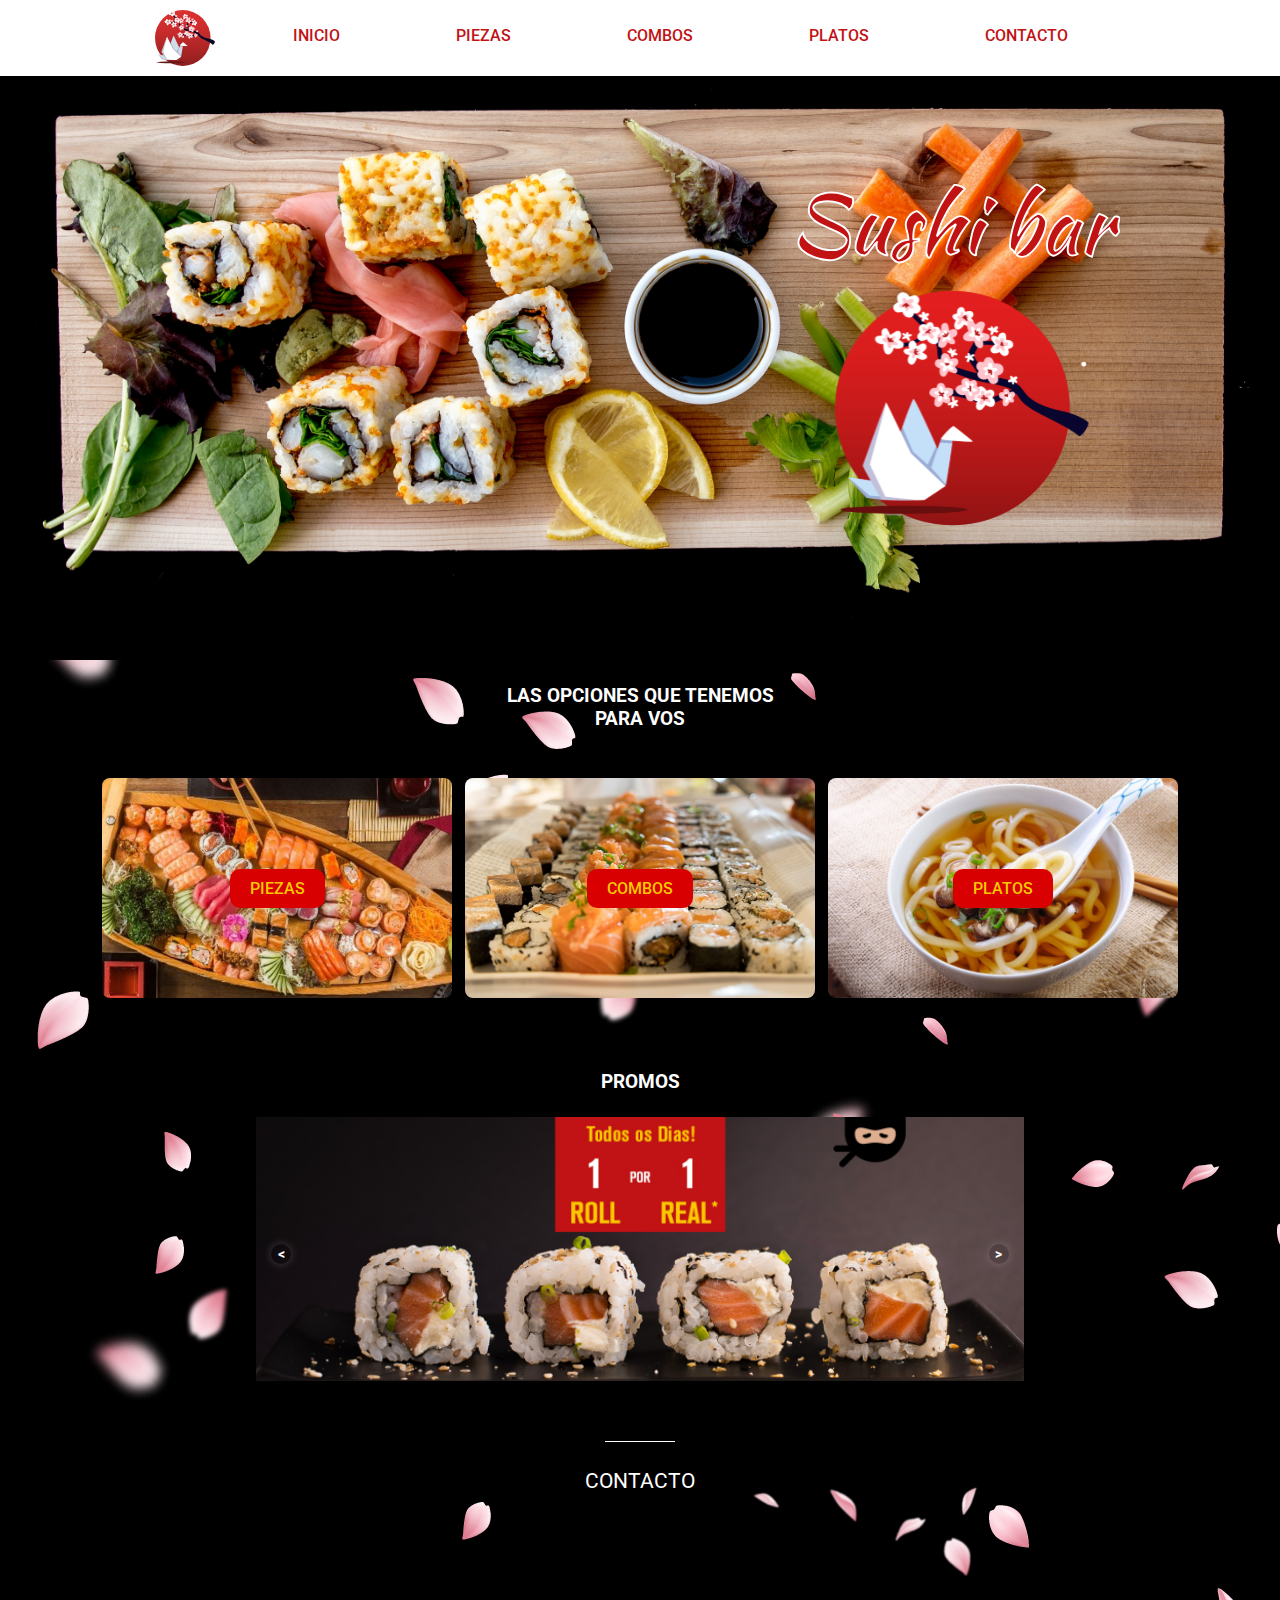
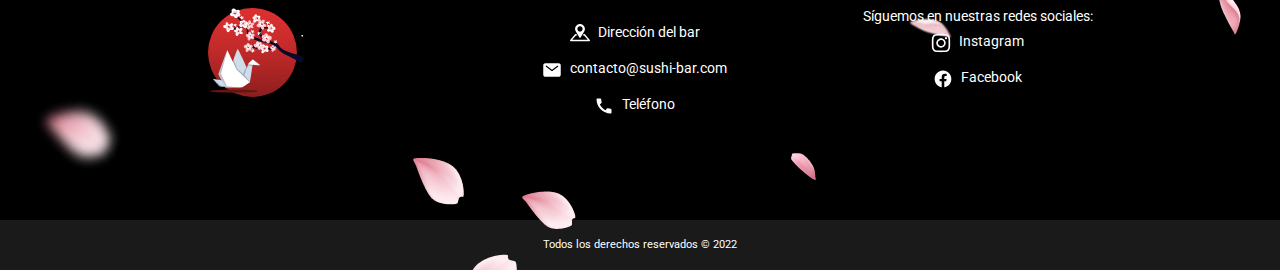
<file: sushi-bar/index.html>
<!DOCTYPE html>
<html lang="en">
<head>
    <meta charset="UTF-8">
    <meta http-equiv="X-UA-Compatible" content="IE=edge">
    <meta name="viewport" content="width=device-width, initial-scale=1.0">
    <title>Sushi Bar</title>
    <link rel="stylesheet" href="css/styles.css">
    <link rel="icon" type="image/x-icon" href="img/gruya.svg">
</head>
<body>
    <div class="container-img">
        <div class="bg-container">
            <div class="container">
                <div class="logo-header">
                    <img src="img/logo-s.svg" alt="">
                </div>
                <div class="container-nav">
                    <header id="btnMenu" class="nav-bar"><img src="img/hamburger.svg" alt="menu" ></header>
                    <nav class="main-nav">
                        <ul class="menu" id="menu">
                            <li class="menu__item"><a href="index.html" class="menu__link">Inicio</a></li>
                            <li class="menu__item"><a href="piezas.html" class="menu__link">Piezas</a></li>
                            <li class="menu__item"><a href="combos.html" class="menu__link">Combos</a></li>
                            <li class="menu__item"><a href="platos.html" class="menu__link">Platos</a></li>
                            <li class="menu__item"><a href="contacto.html" class="menu__link">Contacto</a></li>
                        </ul>
                    </nav>
                </div> 
            </div>
        </div>
        <div class="logo">
            <img src="img/logo.svg" alt="">
        </div> 
    </div>
    <main>
        <section class="variedades">
            <h2>Las opciones que tenemos para vos</h2>
            <div class="box-variedades">
                <div class="variedad">
                    <img src="img/sushi1.jpg" alt="Piezas de sushi">
                    <div class="box-link">
                        <a href="menu.html#piezas" class="btn-variedad">Piezas</a>
                    </div>
                </div>
                <div class="variedad">
                    <img src="img/tipos-de-sushi.jpg" alt="Combos de piezas de sushi">
                    <div class="box-link">
                        <a href="menu.html#combos" class="btn-variedad">Combos</a>
                    </div>
                </div>
                <div class="variedad">
                    <img src="img/plato.jpg" alt="Platos de comida japonesa">
                    <div class="box-link">
                        <a href="manu.html#platos" class="btn-variedad">Platos</a>
                    </div>
                </div>
            </div>  
        </section>
        <section class="promo">
            <h2>Promos</h2>
            <div class="container-carrousel">
                    <div class="back btn">
                        &#60
                    </div>
                    <div class="go btn">
                        &#62
                    </div>
                    <img src="img/banners1.jpg" alt="Promo Un roll un real" id="image">
            </div>
        </section>
    </main>
    <footer>
        <div class="line"></div>
        <h2 class="contact">Contacto</h2>
        <div class="container-footer">
            <section class="logo-footer">
                <img src="img/logo-s.svg" alt="Logo Sushi Bar">
            </section>
            <section class="address">
                <div class="point">
                    <img src="img/point.svg" alt="Dirección">
                    <p>Dirección del bar</p>
                </div>
                <div class="point">
                    <img src="img/mail-b.svg" alt="Email Sushi Bar">
                    <p>contacto@sushi-bar.com</p>
                </div>
                <div class="point">
                    <img src="img/call.svg" alt="teéfono Sushi Bar">
                    <p>Teléfono</p>
                </div>
            </section>
            <section class="rrss">
                <p>Síguemos en nuestras redes sociales:</p>
                <div class="point">
                    <img src="img/instagram.svg" alt="Instagram Burger">
                    <p>Instagram</p>
                </div>
                <div class="point">
                    <img src="img/facebook.svg" alt="Facebook Burger">
                    <p>Facebook</p>
                </div>
            </section>
        </div>
        <div class="footer-der">
            <p>Todos los derechos reservados &copy 2022 </p>
        </div>
            </div>
        </section>
    </footer>

<script src="script-menu.js"></script>  
<script src="script-carrousel.js"></script>
</body>
</html>
</file>
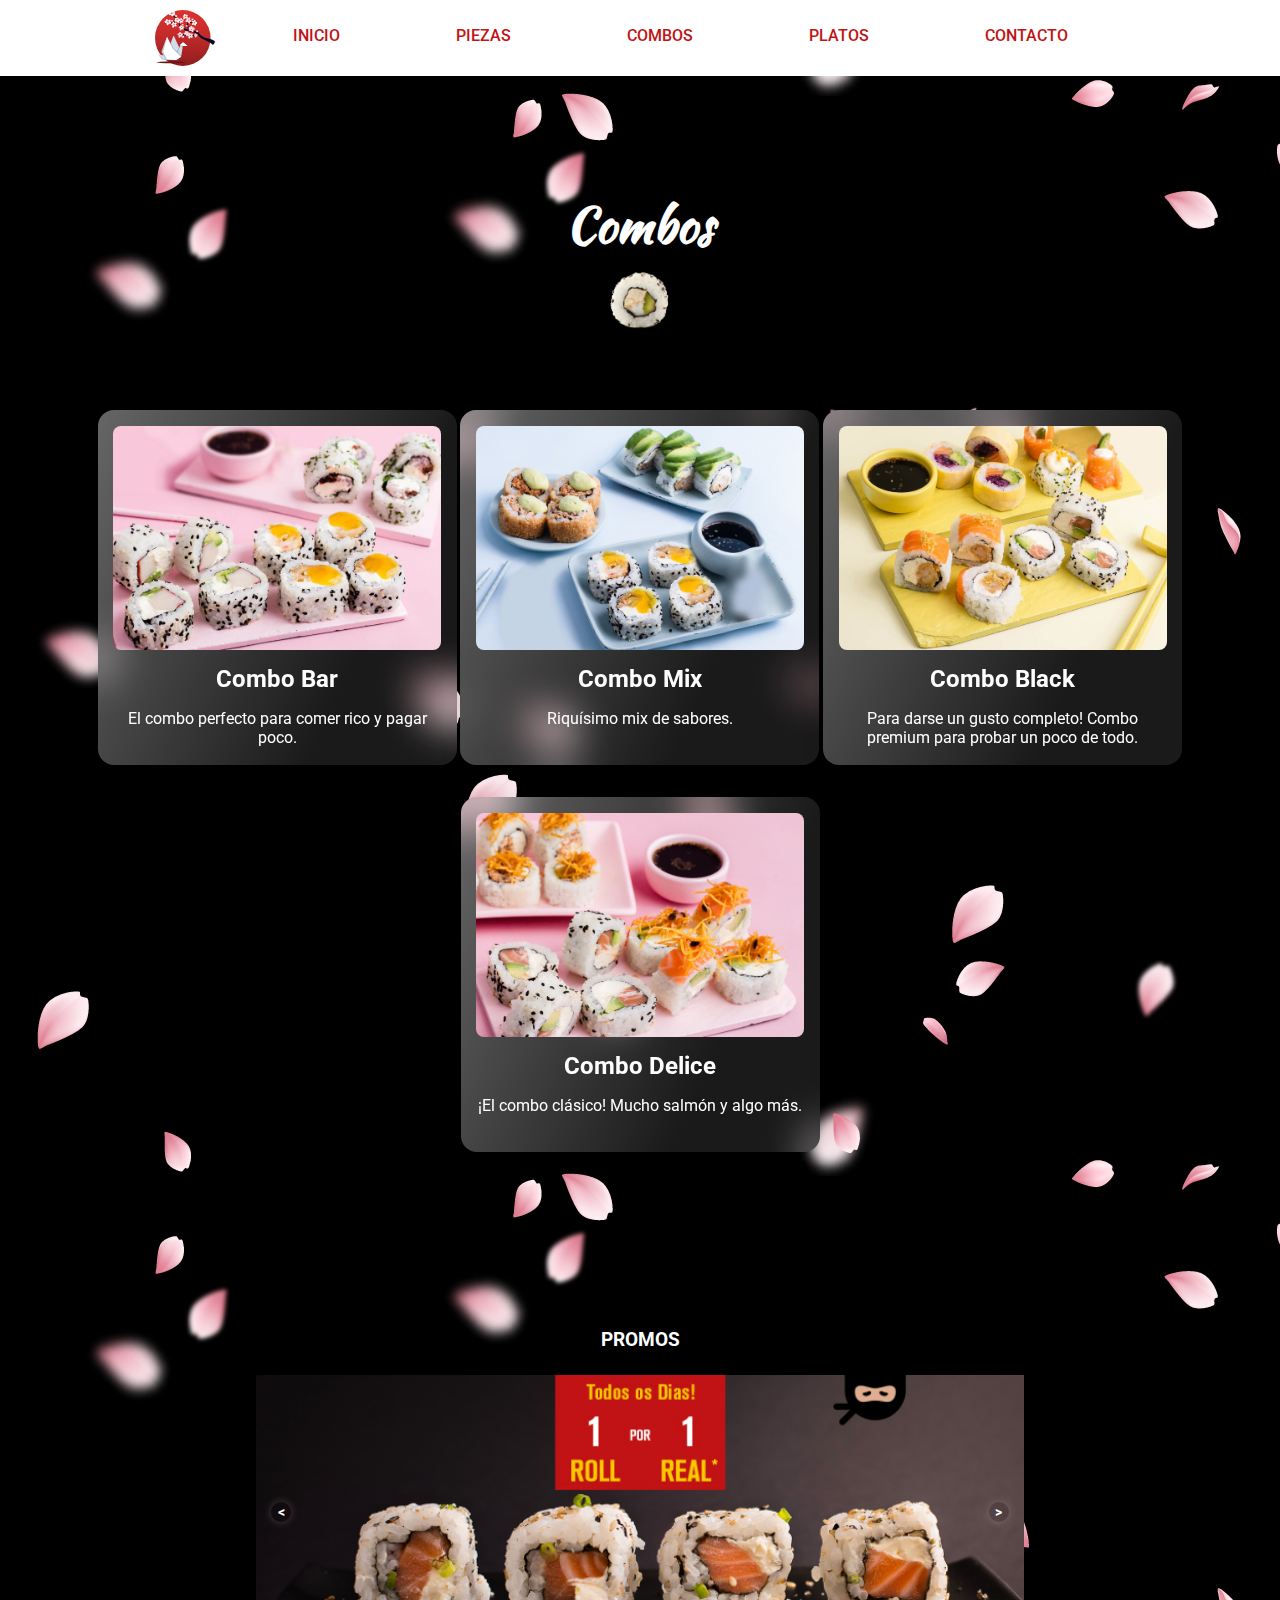
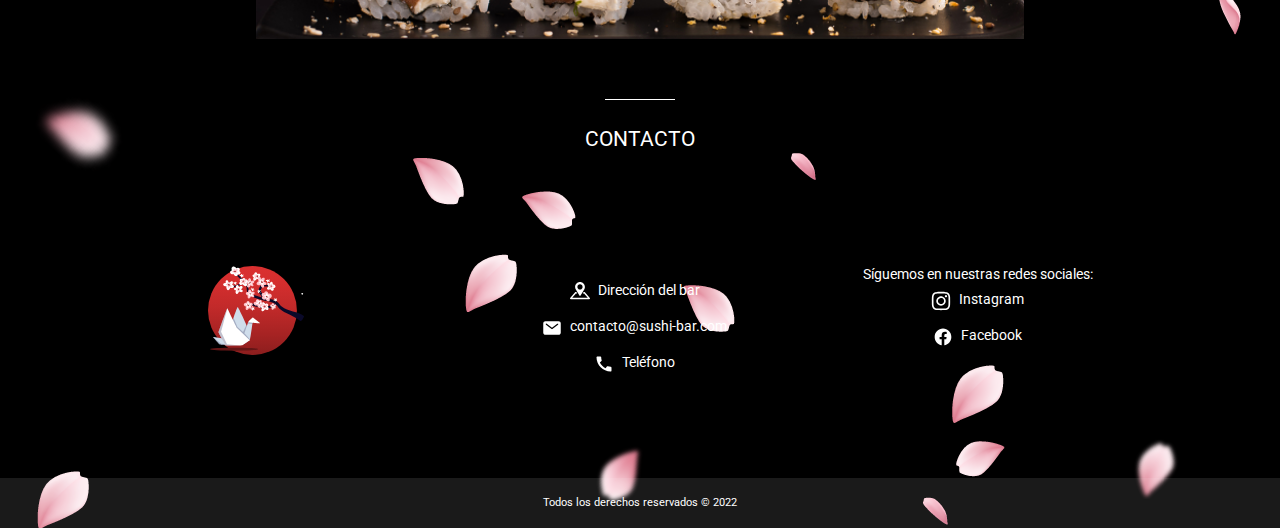
<file: sushi-bar/combos.html>
<!DOCTYPE html>
<html lang="en">
<head>
    <meta charset="UTF-8">
    <meta http-equiv="X-UA-Compatible" content="IE=edge">
    <meta name="viewport" content="width=device-width, initial-scale=1.0">
    <title>Combos - Sushi Bar</title>
    <link rel="stylesheet" href="css/styles.css">
    <link rel="icon" type="image/x-icon" href="img/gruya.svg">
</head>
<body>
    <div class="container-img cip">
        <div class="bg-container">
            <div class="container">
                <div class="logo-header logo-p">
                    <img src="img/logo-s.svg" alt="">
                </div>
                <div class="container-nav">
                    <header id="btnMenu" class="nav-bar"><img src="img/hamburger.svg" alt="menu" ></header>
                    <nav class="main-nav">
                        <ul class="menu" id="menu">
                            <li class="menu__item"><a href="index.html" class="menu__link">Inicio</a></li>
                            <li class="menu__item"><a href="piezas.html" class="menu__link">Piezas</a></li>
                            <li class="menu__item"><a href="combos.html" class="menu__link">Combos</a></li>
                            <li class="menu__item"><a href="platos.html" class="menu__link">Platos</a></li>
                            <li class="menu__item"><a href="contacto.html" class="menu__link">Contacto</a></li>
                        </ul>
                    </nav>
                </div> 
            </div>
        </div>
    </div>
    <main>
       <h1>Combos</h1>
       <div class="img-piezas">
           <img src="img/pieza.png" alt="Pieza de sushi">
       </div>
       <div class="container-rolls">
           <div class="box-roll box-combo">
               <div class="box-img-roll">
                   <img src="img/combo-1.jpg" alt="">
               </div>
               <div class="desc-roll">
                   <h2>Combo Bar</h2>
                   <p>El combo perfecto para comer rico y pagar poco.</p>
               </div>
           </div>
           <div class="box-roll box-combo">
                <div class="box-img-roll">
                    <img src="img/combo-2.jpg" alt="">
                </div>
                <div class="desc-roll">
                    <h2>Combo Mix</h2>
                    <p>Riquísimo mix de sabores.</p>
                </div>
            </div>
            <div class="box-roll box-combo">
                <div class="box-img-roll">
                    <img src="img/combo-3.jpg" alt="">
                </div>
                <div class="desc-roll">
                    <h2>Combo Black</h2>
                    <p>Para darse un gusto completo! Combo premium para probar un poco de todo.</p>
                </div>
            </div>
            <div class="box-roll box-combo">
                <div class="box-img-roll">
                    <img src="img/combo-4.jpg" alt="">
                </div>
                <div class="desc-roll">
                    <h2>Combo Delice</h2>
                    <p>¡El combo clásico! Mucho salmón y algo más.</p>
                </div>
            </div>
       </div>
        <section class="promo">
            <h2>Promos</h2>
            <div class="container-carrousel">
                    <div class="back btn">
                        &#60
                    </div>
                    <div class="go btn">
                        &#62
                    </div>
                    <img src="img/banners1.jpg" alt="Promo Un roll un real" id="image">
            </div>
        </section>
    </main>
    <footer>
        <div class="line"></div>
        <h2 class="contact">Contacto</h2>
        <div class="container-footer">
            <section class="logo-footer">
                <img src="img/logo-s.svg" alt="Logo Sushi Bar">
            </section>
            <section class="address">
                <div class="point">
                    <img src="img/point.svg" alt="Dirección">
                    <p>Dirección del bar</p>
                </div>
                <div class="point">
                    <img src="img/mail-b.svg" alt="Email Sushi Bar">
                    <p>contacto@sushi-bar.com</p>
                </div>
                <div class="point">
                    <img src="img/call.svg" alt="teéfono Sushi Bar">
                    <p>Teléfono</p>
                </div>
            </section>
            <section class="rrss">
                <p>Síguemos en nuestras redes sociales:</p>
                <div class="point">
                    <img src="img/instagram.svg" alt="Instagram Burger">
                    <p>Instagram</p>
                </div>
                <div class="point">
                    <img src="img/facebook.svg" alt="Facebook Burger">
                    <p>Facebook</p>
                </div>
            </section>
        </div>
        <div class="footer-der">
            <p>Todos los derechos reservados &copy 2022 </p>
        </div>
            </div>
        </section>
    </footer>

<script src="script-menu.js"></script>  
<script src="script-carrousel.js"></script>
</body>
</html>
</file>
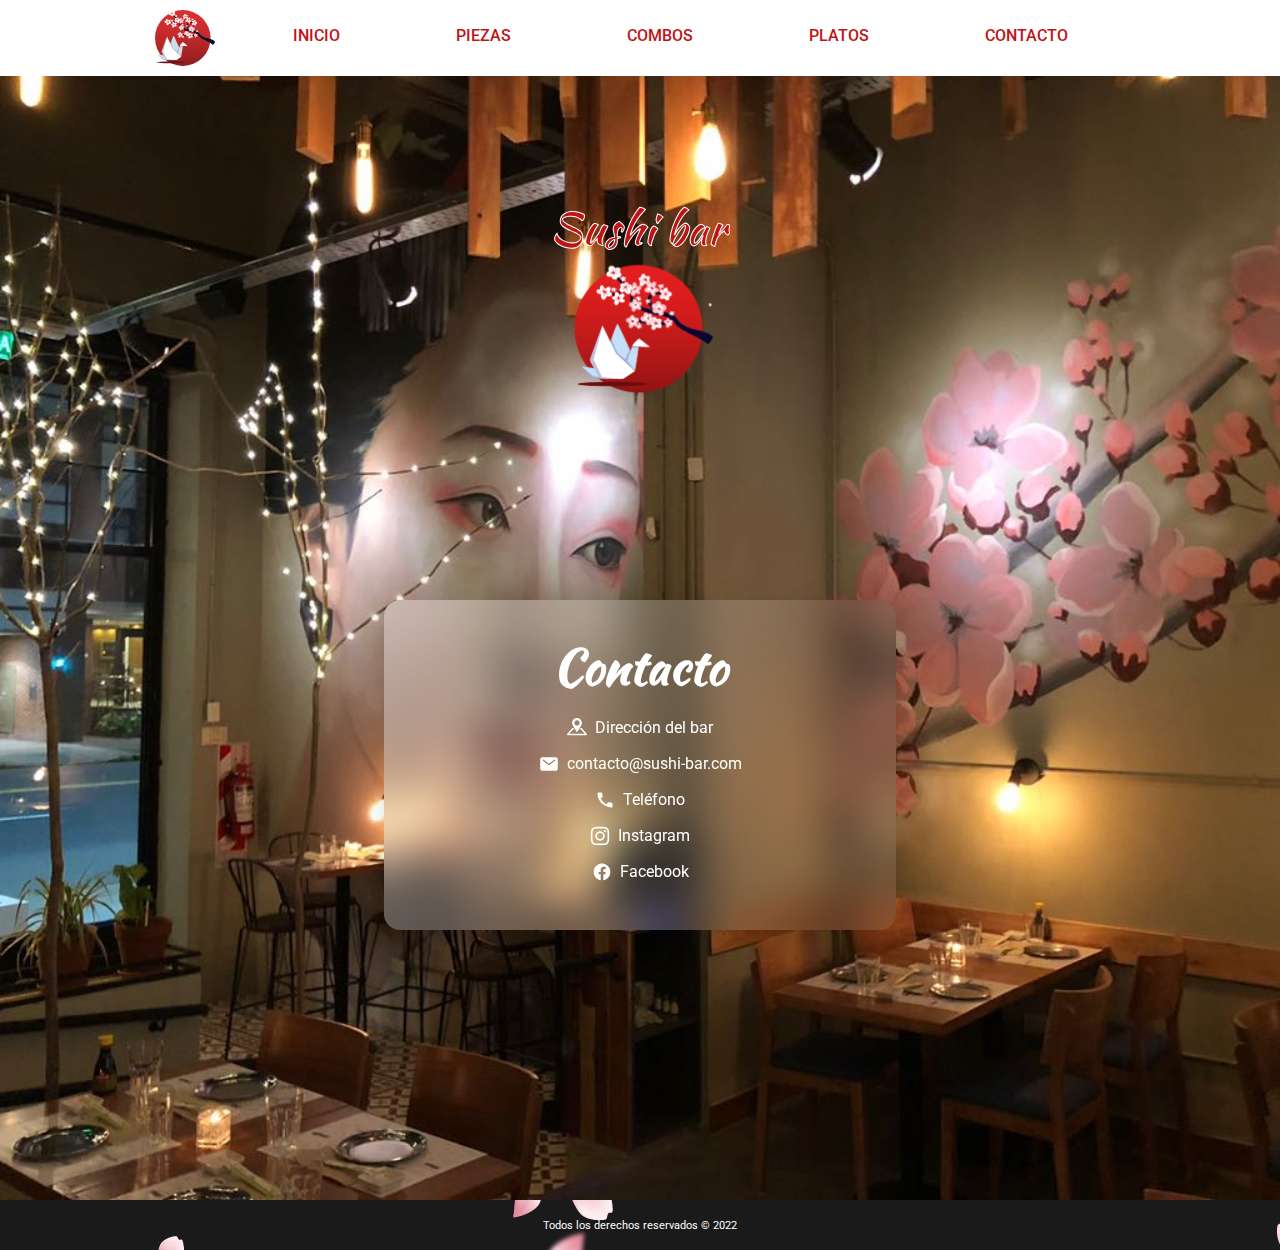
<file: sushi-bar/contacto.html>
<!DOCTYPE html>
<html lang="en">
<head>
    <meta charset="UTF-8">
    <meta http-equiv="X-UA-Compatible" content="IE=edge">
    <meta name="viewport" content="width=device-width, initial-scale=1.0">
    <title>Contacto - Sushi Bar</title>
    <link rel="stylesheet" href="css/styles.css">
    <link rel="icon" type="image/x-icon" href="img/gruya.svg">
</head>
<body>
    <div class="container-img container-img-c">
        <div class="bg-container">
            <div class="container">
                <div class="logo-header">
                    <img src="img/logo-s.svg" alt="">
                </div>
                <div class="container-nav">
                    <header id="btnMenu" class="nav-bar"><img src="img/hamburger.svg" alt="menu" ></header>
                    <nav class="main-nav">
                        <ul class="menu" id="menu">
                            <li class="menu__item"><a href="index.html" class="menu__link">Inicio</a></li>
                            <li class="menu__item"><a href="piezas.html" class="menu__link">Piezas</a></li>
                            <li class="menu__item"><a href="combos.html" class="menu__link">Combos</a></li>
                            <li class="menu__item"><a href="platos.html" class="menu__link">Platos</a></li>
                            <li class="menu__item"><a href="contacto.html" class="menu__link">Contacto</a></li>
                        </ul>
                    </nav>
                </div> 
            </div>
        </div>
        <div class="logo logo-c">
            <img src="img/logo.svg" alt="">
        </div>
        <main>
            <div class="contact-container">
                <div class="box-contact">
                    <h1 class="title-c">Contacto</h1>
                    <section class="address">
                        <div class="point">
                            <img src="img/point.svg" alt="Dirección">
                            <p>Dirección del bar</p>
                        </div>
                        <div class="point">
                            <img src="img/mail-b.svg" alt="Email Sushi Bar">
                            <p>contacto@sushi-bar.com</p>
                        </div>
                        <div class="point">
                            <img src="img/call.svg" alt="teéfono Sushi Bar">
                            <p>Teléfono</p>
                        </div>
                        <div class="point">
                            <img src="img/instagram.svg" alt="Instagram Burger">
                            <p>Instagram</p>
                        </div>
                        <div class="point">
                            <img src="img/facebook.svg" alt="Facebook Burger">
                            <p>Facebook</p>
                        </div>
                    </section>
                </div>
            </div>
        </main> 
    </div>
    
    <footer class="footer-c">
        <div class="footer-der">
            <p>Todos los derechos reservados &copy 2022 </p>
        </div>
            </div>
        </section>
    </footer>

<script src="script-menu.js"></script>  
</body>
</html>
</file>
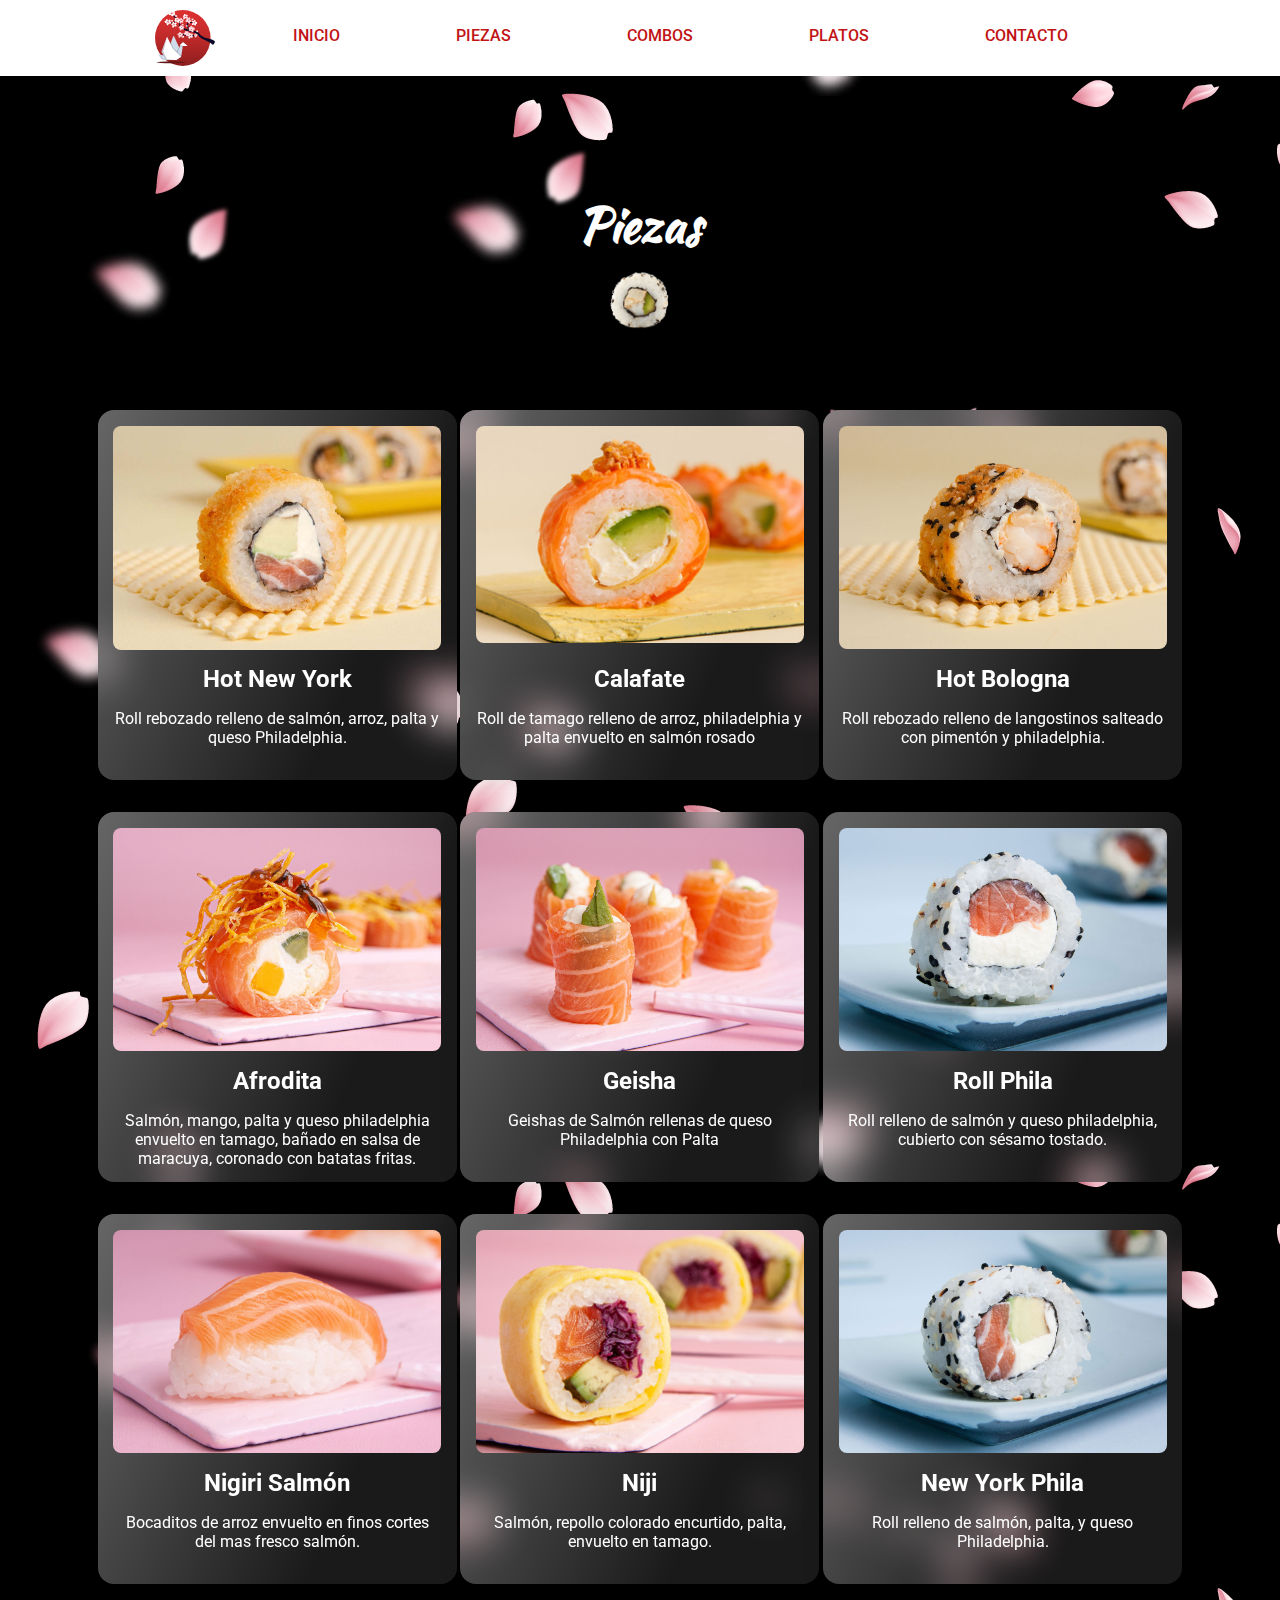
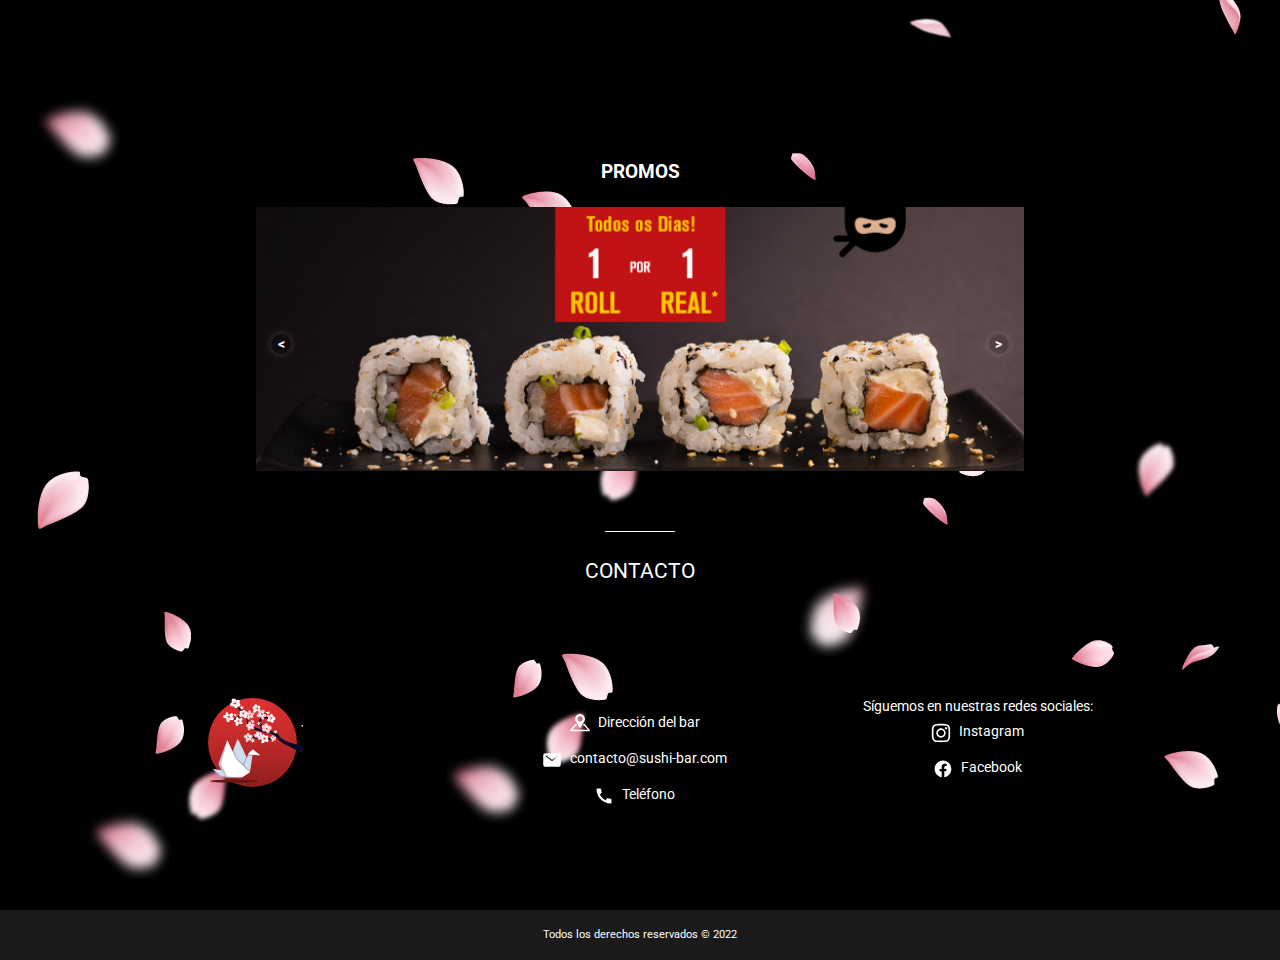
<file: sushi-bar/piezas.html>
<!DOCTYPE html>
<html lang="en">
<head>
    <meta charset="UTF-8">
    <meta http-equiv="X-UA-Compatible" content="IE=edge">
    <meta name="viewport" content="width=device-width, initial-scale=1.0">
    <title>Piezas - Sushi Bar</title>
    <link rel="stylesheet" href="css/styles.css">
    <link rel="icon" type="image/x-icon" href="img/gruya.svg">
</head>
<body>
    <div class="container-img cip">
        <div class="bg-container">
            <div class="container">
                <div class="logo-header logo-p">
                    <img src="img/logo-s.svg" alt="">
                </div>
                <div class="container-nav">
                    <header id="btnMenu" class="nav-bar"><img src="img/hamburger.svg" alt="menu" ></header>
                    <nav class="main-nav">
                        <ul class="menu" id="menu">
                            <li class="menu__item"><a href="index.html" class="menu__link">Inicio</a></li>
                            <li class="menu__item"><a href="piezas.html" class="menu__link">Piezas</a></li>
                            <li class="menu__item"><a href="combos.html" class="menu__link">Combos</a></li>
                            <li class="menu__item"><a href="platos.html" class="menu__link">Platos</a></li>
                            <li class="menu__item"><a href="contacto.html" class="menu__link">Contacto</a></li>
                        </ul>
                    </nav>
                </div> 
            </div>
        </div>
    </div>
    <main>
       <h1>Piezas</h1>
       <div class="img-piezas">
           <img src="img/pieza.png" alt="Pieza de sushi">
       </div>
       <div class="container-rolls">
           <div class="box-roll">
               <div class="box-img-roll">
                   <img src="img/hot-ny.jpg" alt="">
               </div>
               <div class="desc-roll">
                   <h2>Hot New York</h2>
                   <p>Roll rebozado relleno de salmón, arroz, palta y queso Philadelphia.</p>
               </div>
           </div>
           <div class="box-roll">
                <div class="box-img-roll">
                    <img src="img/calafate.jpg" alt="">
                </div>
                <div class="desc-roll">
                    <h2>Calafate</h2>
                    <p>Roll de tamago relleno de arroz, philadelphia y palta envuelto en salmón rosado </p>
                </div>
            </div>
            <div class="box-roll">
                <div class="box-img-roll">
                    <img src="img/hot-bologna.jpg" alt="">
                </div>
                <div class="desc-roll">
                    <h2>Hot Bologna</h2>
                    <p>Roll rebozado relleno de langostinos salteado con pimentón y philadelphia.</p>
                </div>
            </div>
            <div class="box-roll">
                <div class="box-img-roll">
                    <img src="img/afrodita.jpg" alt="">
                </div>
                <div class="desc-roll">
                    <h2>Afrodita</h2>
                    <p>Salmón, mango, palta y queso philadelphia envuelto en tamago, bañado en salsa de maracuya, coronado con batatas fritas.</p>
                </div>
            </div>
            <div class="box-roll">
                <div class="box-img-roll">
                    <img src="img/geisha.jpg" alt="">
                </div>
                <div class="desc-roll">
                    <h2>Geisha</h2>
                    <p>Geishas de Salmón rellenas de queso Philadelphia con Palta</p>
                </div>
            </div>
            <div class="box-roll">
                <div class="box-img-roll">
                    <img src="img/phila.jpg" alt="">
                </div>
                <div class="desc-roll">
                    <h2>Roll Phila</h2>
                    <p>Roll relleno de salmón y queso philadelphia, cubierto con sésamo tostado.</p>
                </div>
            </div>
            <div class="box-roll">
                <div class="box-img-roll">
                    <img src="img/nigiri.jpg" alt="">
                </div>
                <div class="desc-roll">
                    <h2>Nigiri Salmón</h2>
                    <p>Bocaditos de arroz envuelto en finos cortes del mas fresco salmón.</p>
                </div>
            </div>
            <div class="box-roll">
                <div class="box-img-roll">
                    <img src="img/niji.jpg" alt="">
                </div>
                <div class="desc-roll">
                    <h2>Niji</h2>
                    <p>Salmón, repollo colorado encurtido, palta, envuelto en tamago.</p>
                </div>
            </div>
            <div class="box-roll">
                <div class="box-img-roll">
                    <img src="img/ny.jpg" alt="">
                </div>
                <div class="desc-roll">
                    <h2>New York Phila</h2>
                    <p>Roll relleno de salmón, palta, y queso Philadelphia.</p>
                </div>
            </div>
       </div>
        <section class="promo">
            <h2>Promos</h2>
            <div class="container-carrousel">
                    <div class="back btn">
                        &#60
                    </div>
                    <div class="go btn">
                        &#62
                    </div>
                    <img src="img/banners1.jpg" alt="Promo Un roll un real" id="image">
            </div>
        </section>
    </main>
    <footer>
        <div class="line"></div>
        <h2 class="contact">Contacto</h2>
        <div class="container-footer">
            <section class="logo-footer">
                <img src="img/logo-s.svg" alt="Logo Sushi Bar">
            </section>
            <section class="address">
                <div class="point">
                    <img src="img/point.svg" alt="Dirección">
                    <p>Dirección del bar</p>
                </div>
                <div class="point">
                    <img src="img/mail-b.svg" alt="Email Sushi Bar">
                    <p>contacto@sushi-bar.com</p>
                </div>
                <div class="point">
                    <img src="img/call.svg" alt="teéfono Sushi Bar">
                    <p>Teléfono</p>
                </div>
            </section>
            <section class="rrss">
                <p>Síguemos en nuestras redes sociales:</p>
                <div class="point">
                    <img src="img/instagram.svg" alt="Instagram Burger">
                    <p>Instagram</p>
                </div>
                <div class="point">
                    <img src="img/facebook.svg" alt="Facebook Burger">
                    <p>Facebook</p>
                </div>
            </section>
        </div>
        <div class="footer-der">
            <p>Todos los derechos reservados &copy 2022 </p>
        </div>
            </div>
        </section>
    </footer>

<script src="script-menu.js"></script>  
<script src="script-carrousel.js"></script>
</body>
</html>
</file>
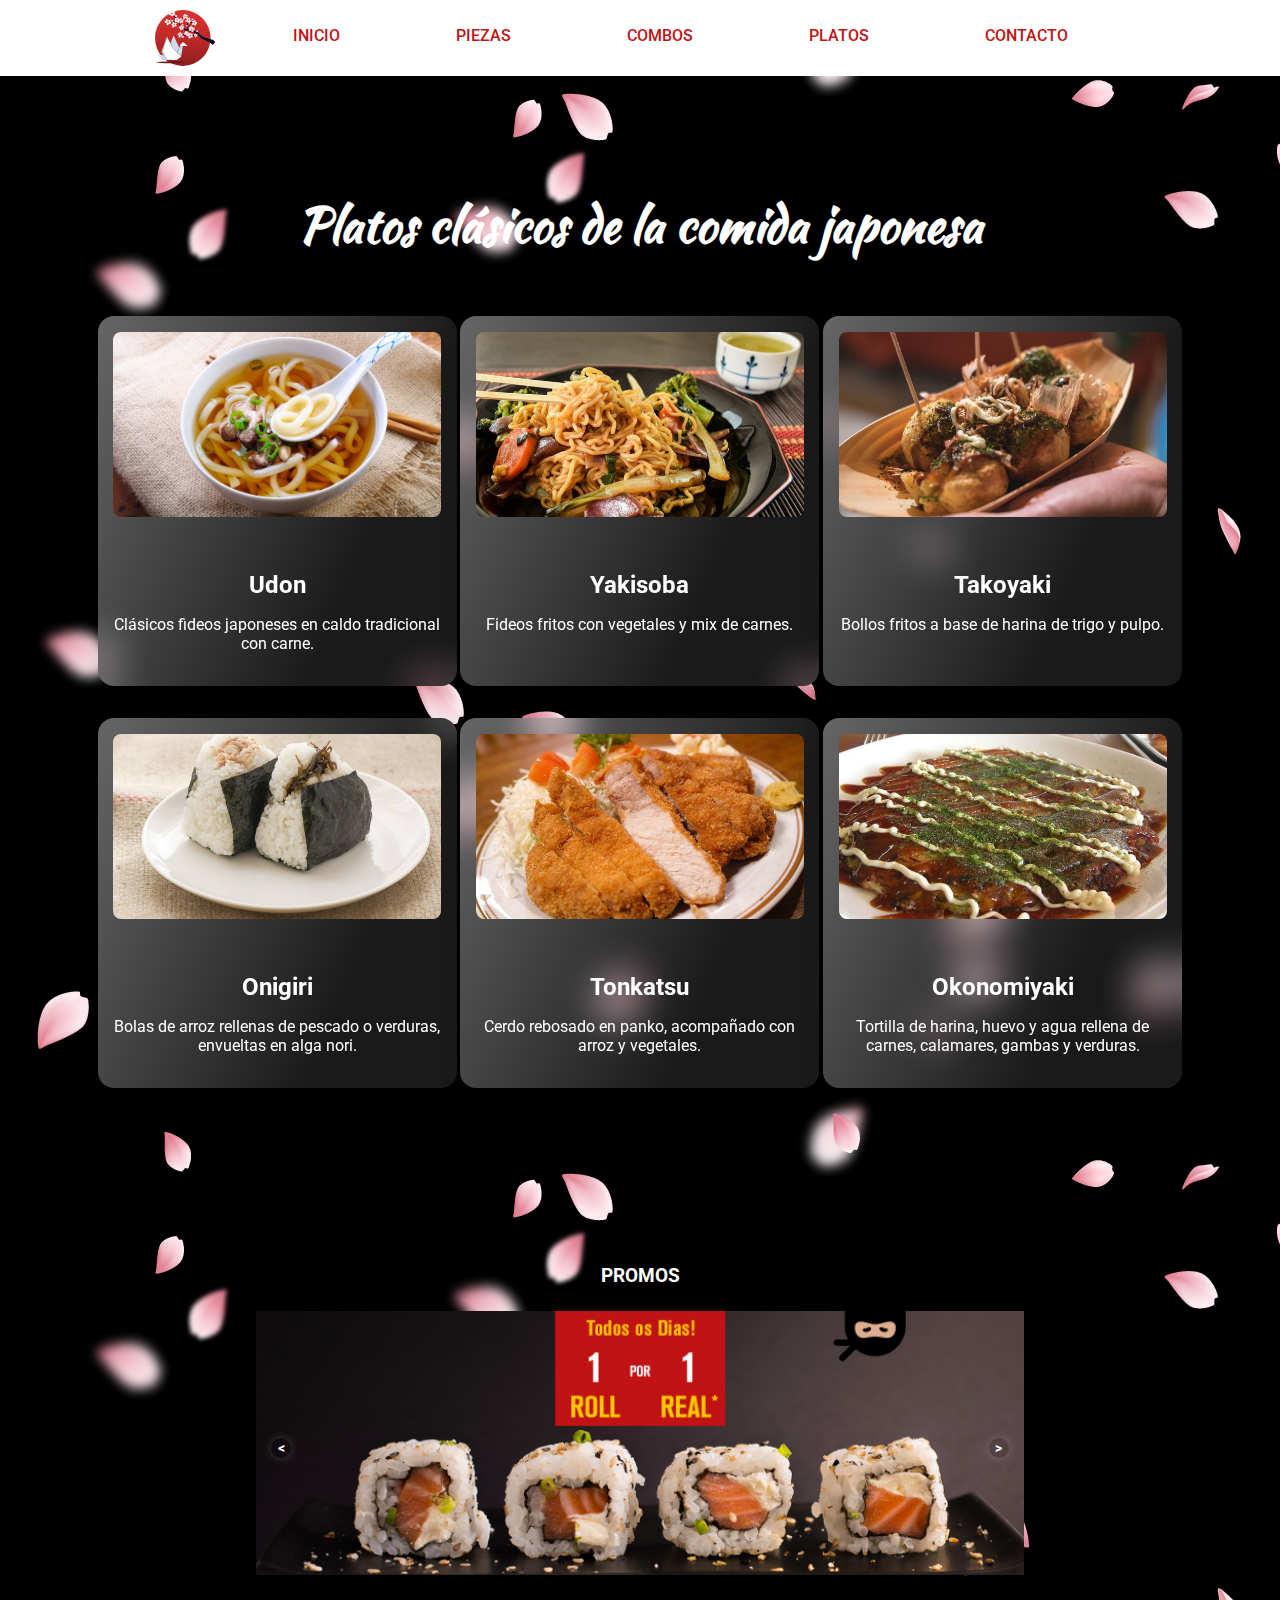
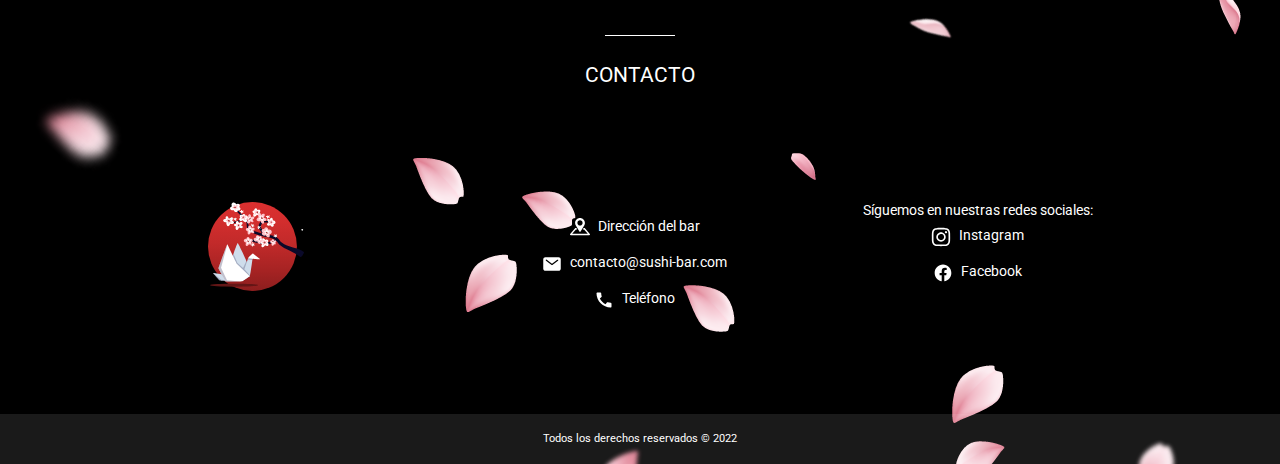
<file: sushi-bar/platos.html>
<!DOCTYPE html>
<html lang="en">
<head>
    <meta charset="UTF-8">
    <meta http-equiv="X-UA-Compatible" content="IE=edge">
    <meta name="viewport" content="width=device-width, initial-scale=1.0">
    <title>Piezas - Sushi Bar</title>
    <link rel="stylesheet" href="css/styles.css">
    <link rel="icon" type="image/x-icon" href="img/gruya.svg">
</head>
<body>
    <div class="container-img cip">
        <div class="bg-container">
            <div class="container">
                <div class="logo-header logo-p">
                    <img src="img/logo-s.svg" alt="">
                </div>
                <div class="container-nav">
                    <header id="btnMenu" class="nav-bar"><img src="img/hamburger.svg" alt="menu" ></header>
                    <nav class="main-nav">
                        <ul class="menu" id="menu">
                            <li class="menu__item"><a href="index.html" class="menu__link">Inicio</a></li>
                            <li class="menu__item"><a href="piezas.html" class="menu__link">Piezas</a></li>
                            <li class="menu__item"><a href="combos.html" class="menu__link">Combos</a></li>
                            <li class="menu__item"><a href="platos.html" class="menu__link">Platos</a></li>
                            <li class="menu__item"><a href="contacto.html" class="menu__link">Contacto</a></li>
                        </ul>
                    </nav>
                </div> 
            </div>
        </div>
    </div>
    <main>
        <h1 class="p-h1">Platos clásicos de la comida japonesa</h1>
        <div class="container-rolls">
            <div class="box-roll">
               <div class="box-img-roll">
                   <img src="img/plato.jpg" alt="">
               </div>
               <div class="desc-roll">
                   <h2>Udon</h2>
                   <p>Clásicos fideos japoneses en caldo tradicional con carne.</p>
               </div>
           </div>
           <div class="box-roll">
                <div class="box-img-roll">
                    <img src="img/plato1.jpg" alt="">
                </div>
                <div class="desc-roll">
                    <h2>Yakisoba</h2>
                    <p>Fideos fritos con vegetales y mix de carnes.</p>
                </div>
            </div>
            <div class="box-roll">
                <div class="box-img-roll">
                    <img src="img/plato2.jpg" alt="">
                </div>
                <div class="desc-roll">
                    <h2>Takoyaki</h2>
                    <p>Bollos fritos a base de harina de trigo y pulpo.</p>
                </div>
            </div>
            <div class="box-roll">
                <div class="box-img-roll">
                    <img src="img/plato3.jpg" alt="">
                </div>
                <div class="desc-roll">
                    <h2>Onigiri</h2>
                    <p>Bolas de arroz rellenas de pescado o verduras, envueltas en alga nori.</p>
                </div>
            </div>
            <div class="box-roll">
                <div class="box-img-roll">
                    <img src="img/plato4.jpg" alt="">
                </div>
                <div class="desc-roll">
                    <h2>Tonkatsu</h2>
                    <p>Cerdo rebosado en panko, acompañado con arroz y vegetales.</p>
                </div>
            </div>
            <div class="box-roll">
                <div class="box-img-roll">
                    <img src="img/plato5.jpg" alt="">
                </div>
                <div class="desc-roll">
                    <h2>Okonomiyaki</h2>
                    <p>Tortilla de harina, huevo y agua rellena de carnes, calamares, gambas y verduras.</p>
                </div>
            </div>
        </div>
        <section class="promo">
            <h2>Promos</h2>
            <div class="container-carrousel">
                    <div class="back btn">
                        &#60
                    </div>
                    <div class="go btn">
                        &#62
                    </div>
                    <img src="img/banners1.jpg" alt="Promo Un roll un real" id="image">
            </div>
        </section>
    </main>
    <footer>
        <div class="line"></div>
        <h2 class="contact">Contacto</h2>
        <div class="container-footer">
            <section class="logo-footer">
                <img src="img/logo-s.svg" alt="Logo Sushi Bar">
            </section>
            <section class="address">
                <div class="point">
                    <img src="img/point.svg" alt="Dirección">
                    <p>Dirección del bar</p>
                </div>
                <div class="point">
                    <img src="img/mail-b.svg" alt="Email Sushi Bar">
                    <p>contacto@sushi-bar.com</p>
                </div>
                <div class="point">
                    <img src="img/call.svg" alt="teéfono Sushi Bar">
                    <p>Teléfono</p>
                </div>
            </section>
            <section class="rrss">
                <p>Síguemos en nuestras redes sociales:</p>
                <div class="point">
                    <img src="img/instagram.svg" alt="Instagram Burger">
                    <p>Instagram</p>
                </div>
                <div class="point">
                    <img src="img/facebook.svg" alt="Facebook Burger">
                    <p>Facebook</p>
                </div>
            </section>
        </div>
        <div class="footer-der">
            <p>Todos los derechos reservados &copy 2022 </p>
        </div>
            </div>
        </section>
    </footer>

<script src="script-menu.js"></script>  
<script src="script-carrousel.js"></script>
</body>
</html>
</file>
<file: sushi-bar/css/styles.css>
@import url('https://fonts.googleapis.com/css2?family=Kaushan+Script&family=Roboto:wght@400;500;700&display=swap');

*{
    margin: 0;
    padding: 0;
    box-sizing: border-box;
}
body{
    background: url(../img/fondo.png);
    width: 100%;
    height: auto;
    font-family: 'Roboto', sans-serif;
    color: #ffffff;
    background-color: #000000;
}
.container-img{
    background: url(../img/bg.jpg);
    background-size: cover;
    background-repeat: no-repeat;
    background-position: center;
    width: 100%;
    height: 430px;
    padding: 16px 0;
}
.logo-header {
    display: none;
}
header img {
    width: 35px;
    margin-left: 8px;  
}
.nav-bar{
    color: #ffffff;
    display: block;
    cursor: pointer;
    width: 100%;
}
.menu {
    list-style: none;
    padding: 0;
    margin: 0;
    width: 100%;
    background-color: rgba(193,18,20,0.95);
    margin-left: -100%;
    transition: all 0.5s;
    height: 2px;
}
.menu__link {
    display: block;
    padding: 8px;
    color: #ffffff;
    text-decoration: none;
    text-transform: uppercase;
}
.menu__link:hover {
    background: #ffffff;
    color: #C11214;

}
.show {
    margin-left: 0;
    height: auto;
    position: absolute;
    z-index: 10;
    padding: 8px;
}
.logo{
    width: 100%;
    display: flex;
    margin: 0 auto 28px;
    justify-content: center;
    align-items: center;
}
.logo img{
    width: 176px;
    height: auto;
    display: block;
    margin: auto;

}
.variedades {
    width: 100%;
    margin:auto;
    align-items: center;
    text-align: center;
}
section h2{
    font-size: 1.2em;
    text-transform: uppercase;
    display: block;
    width: 300px;
    margin: 24px auto;
}
.variedad {
    position: relative;
    width: 350px;
    height: 220px;
    margin: 16px auto;

}
.variedad img {
    width: 100%;
    height: 220px;
    object-fit: cover;
    max-width: 95vw;
    display: block;
    border-radius: 8px;
}
.box-link{
    width: 350px;
    height: 220px;
    position: absolute;
    top: 0;
    left: 0;
    display: flex;
    justify-content: center;
    align-items: center;
}
.variedad a{
    background-color: #D80000;
    color: #FBC900;
    font-weight: 500;
    border-radius: 10px;
    text-transform: uppercase;
    padding: 10px 20px;
    text-decoration: none;
}

.promo{
    margin: 56px auto;
    text-align: center;
}
.container-carrousel {
    width: 100%;
    position: relative;
    height: auto;
}
.btn {
    font-size: 14px;
    width: 20px;
    height: 20px;
    line-height: 20px;
    border-radius: 50%;
    background-color: rgba(0, 0, 0, 0.1);
    text-align: center;
    font-weight: bold;
    position: absolute;
    color: #ffffff;
    box-shadow: 0 0 10px rgba(255,255, 255, 0.2);
    -webkit-transition: all .3s ease;
    -o-transition: all .3s ease;
    transition: all .3s ease;
}
.btn:hover{
    cursor: pointer;
    transform: scale(1.2, 1.2);
}
.back {
    left: 2%;
    top: calc(55% - 20px);
}
.go {
    right: 2%;
    top: calc(55% - 20px);
}
.container-carrousel img {
    width: 100%;

}
footer{
    width: 100%;
    display: flex;
    justify-content: center;
    flex-direction: column;
    margin: 40px 0 auto;
}
footer .line{
    width: 70px;
    height: 1px;
    display: flex;
    justify-content: center;
    margin: auto;
    background: #ffffff;
}
footer h2 {
    display: block;
    text-align: center;
    margin: auto;
}
.logo-footer {
    display: flex;
    justify-content: center;
    align-items: center;
    margin: 0 auto 32px;
}
.logo-footer img {
    width: 80px;  
}
footer section {
    display: flex;
    flex-direction: column;
}
.rrss{
    display: flex;
    flex-direction: column;
    margin: 32px auto;
}
.rrss p:first-child{
    text-align: center;
    margin-bottom: 8px;
}
.contact{
    text-transform: uppercase;
    font-size: 1.1em;
    font-weight: 400;
    padding: 1.1em 0;
} 
.point {
    display: flex;
    margin: auto;
    padding: 8px 0;
}
.point>img {
    padding-right: 8px;
    width: 28px;
}
.footer-der{
    width: 100%;
    height: 50px;
    align-items: center;
    background: rgba(255,255,255, 0.1);
    display: flex;
    justify-content: center;
    font-size: 0.7em;
}


/* --- Styles piezas --- */

.cip{
    background: transparent;
    height: 8px;
}
main h1{
    display: block;
    text-align: center;
    width: 100%;
    margin: 40px auto 8px;
    font-family: 'Kaushan Script', cursive;
    font-size: 3em;
}
.img-piezas{
    width: 100%;
    margin: 0 auto 32px;
}
.img-piezas img{
    width: 70px;
    display: block;
    margin: auto;
}
.container-rolls{
    width: 80%;
    margin: auto;
    display: flex;
    flex-direction: column;
}
.box-roll{
    width: 359px;
    height: 370px;
    border-radius: 16px;
    background: linear-gradient(113.61deg, rgba(255, 255, 255, 0.4) 0%, rgba(255, 255, 255, 0.1) 71.07%);
    box-shadow: 0px 1px 24px rgba(0, 0, 0, 0.1);
    backdrop-filter: blur(20px);
    display: flex;
    flex-direction: column;
    align-items: center;
    margin: 16px auto;



}
.box-img-roll{
    width: 328px;
    height: 223px;
    margin: 16px 0;
}
.box-img-roll img{
    width: 100%;
    display: block;
    margin: auto;
    border-radius: 8px;
    object-fit: cover;
}
.desc-roll{
    text-align: center;
    margin: 0 16px;
    
}
.desc-roll p{
    margin: 16px 0;
}


/* --- Styles Combos --- */
.box-combo{
    height: 355px;
}

/* --- Styles platos ---*/
.p-h1{
    margin: 40px auto;
}

/* --- Styles contacto --- */

.container-img-c{
    background: url(../img/bar-geisha.jpg);
    background-size: cover;
    background-repeat: no-repeat;
    background-position: center;
    height: 800px;
}

.contact-container{
    width: 80%;
    height: 100%;
    margin: 152px auto;
    border-radius: 16px;
    background: linear-gradient(113.61deg, rgba(255, 255, 255, 0.4) 0%, rgba(255, 255, 255, 0.1) 71.07%);
    box-shadow: 0px 1px 24px rgba(0, 0, 0, 0.1);
    backdrop-filter: blur(20px);
    padding: 32px 0;
}
.title-c{
    margin: 0 auto;
}
.address{
    display: flex;
    flex-direction: column;
    padding: 16px 0 0;
}
.footer-c{
    margin: auto;
}

















@media screen and (min-width: 1024px) {
    .container-img{
        background-size: cover;
        background-repeat: no-repeat;
        background-position: center;
        height: 660px;
        padding: 0;
    }
    .bg-container {
        width: 100%;
        height: auto;
        background-color: #ffffff;
        padding: 10px 0;
    }
    .container {
        width: 80%;
        margin: auto;
        display: flex;
        justify-content: center;
        align-items: center;
    }
    .logo-header {
        display: block;
        width: 80px;
        background-color: #ffffff;
    }
    .logo-header img{
        width: 60px;
        display: block;
        align-items: center;
    }
    .nav-bar {
        display: none;
    }
    .main-nav {
        background: #ffffff;
    }
    .menu {
        margin-left: 0;
        display: flex;
        justify-content: space-around;
        height: 40px;
        background: #ffffff;
    }
    .menu__item{
        margin: 0 50px;
    }
    .menu__link {
        font-size: 1em;
        color: #C11214;
        font-weight: 500;
    }
    .menu__link:hover {
        background: rgba(193,18,20,0.8);
        color: #ffffff;
    }
    main {
        width: 100%;
    }
    .logo {
        margin: 32px auto;
        justify-content: flex-end;
    }
    .logo img {
        width: 330px;
        margin: 56px 160px 0;
    }
    .variedades {
        margin: 24px auto;
    }

    .box-variedades{
        display: flex;
        width: 85%;
        margin: 32px auto;
    }

    .promo{
        width:60%  ;
    }
    footer {
        margin: 50px auto 0;
        width: 100%;
    }
    .container-footer {
        display: flex;
        justify-content: center;
        width: 80%;
        margin: 88px auto;
        font-size: 0.9em;

    }
    .logo-footer{
        display: flex;
        justify-content: flex-start;
        margin: 0;
        align-items: flex-start;
    }
    .logo-footer img {
        width: 96px;
        margin-left: 80px;
    }
    .contact{
        font-size: 1.3em;
        padding: 1.3em 0;
    }
    footer>section {
        font-size: 0.9em;
    }
    footer section{
        margin-bottom: 0;
        width: 33%;
    }
    .rrss{
        margin: 0 auto;
    }
    .point {
        margin: 0 auto 16px;
        padding: 0;
    }
    .point-two {
        margin: 0 auto;
        padding: 0;
    }




    /* --- Styles piezas --- */

    .cip{
        background: transparent;
        height: 150px;
    }
    .img-piezas{
        width: 100%;
        margin: 0 auto 56px;
    }
    .img-piezas img{
        width: 90px;

    }
    .container-rolls{
        width: 85%;
        margin: 0 auto 160px;
        display: flex;
        flex-direction: row;
        flex-wrap: wrap;
        justify-content: space-between;
    } 

    /* --- Styles contacto --- */
    .container-img-c{
        height: 1200px;
    }
    .logo-c{
        justify-content: center;
        margin: 120px auto;
    }
    .logo-c img{
        margin: 0;
        width: 180px;
    }
    
    .contact-container{
        width: 40%;
        height: 100%;
        margin: 200px auto;
        border-radius: 16px;
        background: linear-gradient(113.61deg, rgba(255, 255, 255, 0.4) 0%, rgba(255, 255, 255, 0.1) 71.07%);
        box-shadow: 0px 1px 24px rgba(0, 0, 0, 0.1);
        backdrop-filter: blur(20px);
        padding: 32px 0;
    }
    .title-c{
        margin: 0 auto;
    }
    .address{
        display: flex;
        flex-direction: column;
        padding: 16px 0 0;
    }
    .footer-c{
        margin: auto;
    }

   





}
</file>
